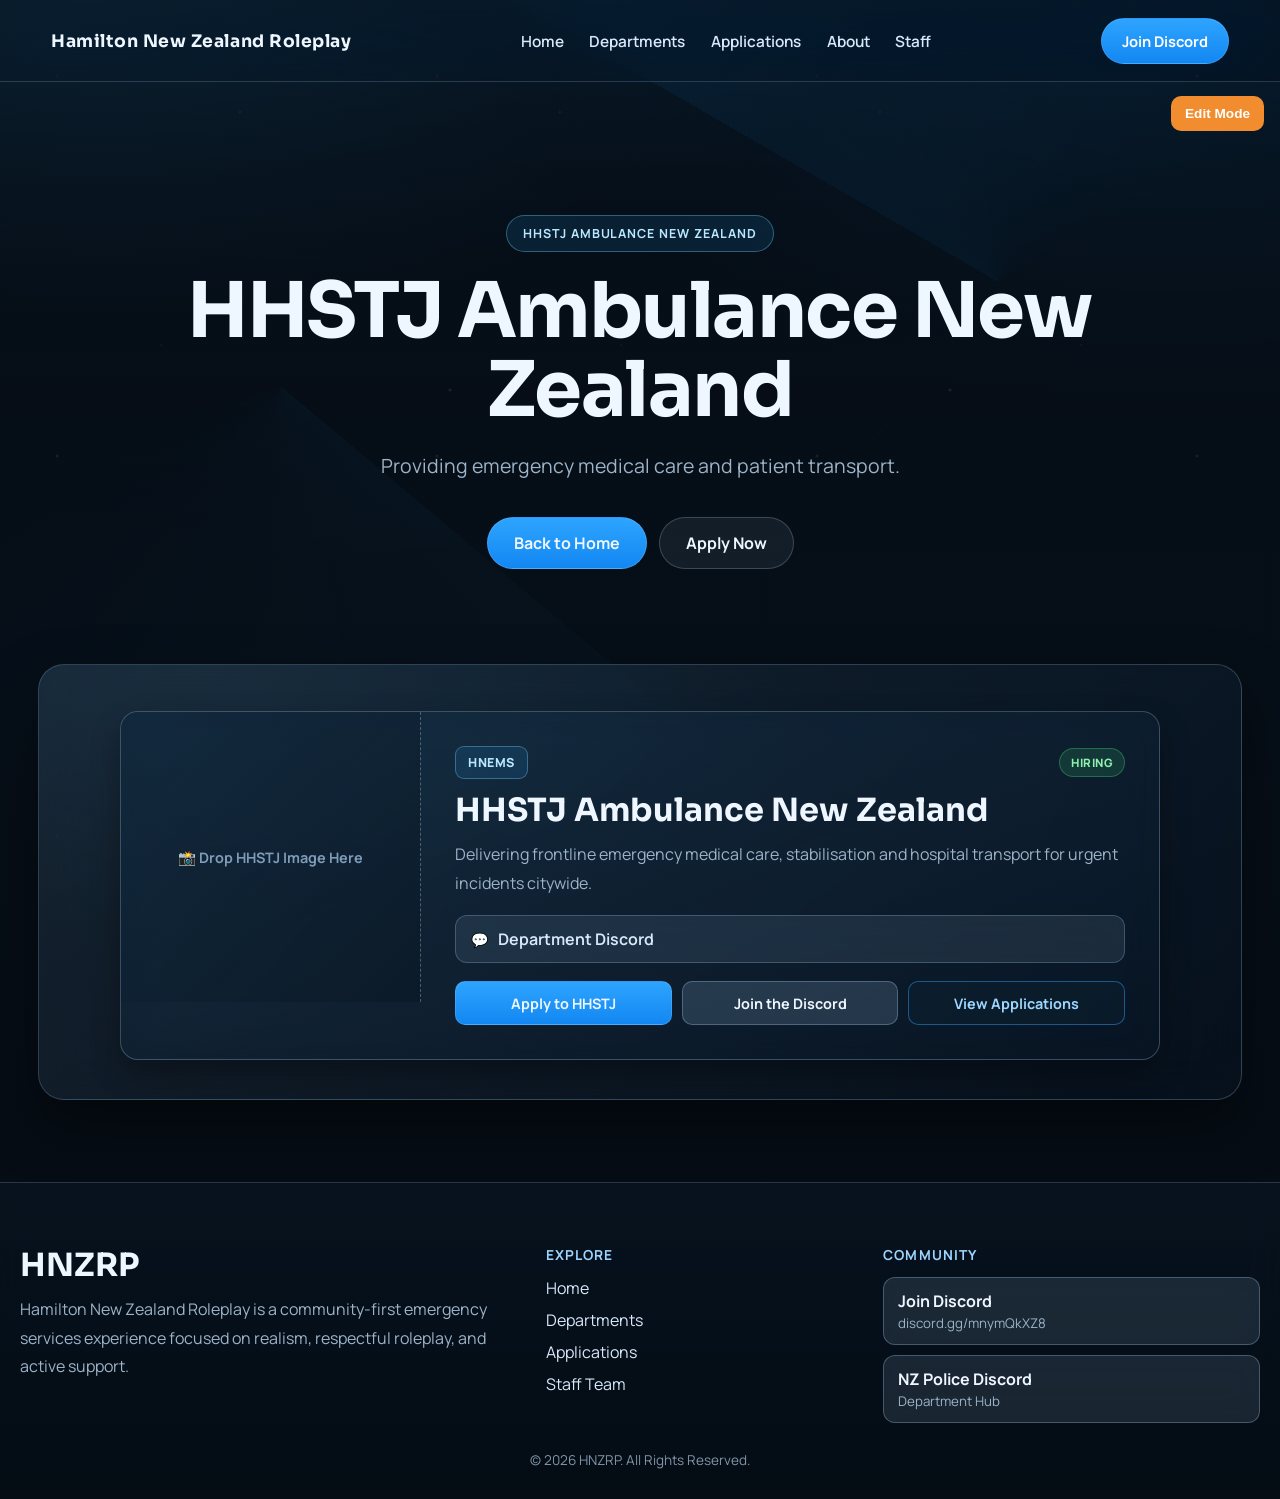
<file: ambulance.html>
<!DOCTYPE html>
<html lang="en">

<head>

    <meta charset="UTF-8">
    <meta name="viewport" content="width=device-width, initial-scale=1.0">

    <title>HHSTJ Ambulance New Zealand | NZRP</title>

    <link rel="stylesheet" href="css/style.css?v=20260720glass">

    <link rel="preconnect" href="https://fonts.googleapis.com">
    <link rel="preconnect" href="https://fonts.gstatic.com" crossorigin>

    <link href="https://fonts.googleapis.com/css2?family=Manrope:wght@400;500;600;700;800&family=Sora:wght@600;700;800&display=swap" rel="stylesheet">

</head>

<body>

<header class="navbar">

    <div class="logo">
        Hamilton New Zealand Roleplay
    </div>

    <nav>
        <ul class="nav-links">
            <li><a href="index.html">Home</a></li>
            <li><a href="index.html#departments">Departments</a></li>
            <li><a href="#">Applications</a></li>
            <li><a href="#">About</a></li>
            <li><a href="#">Staff</a></li>
        </ul>
    </nav>

    <a href="https://discord.gg/mnymQkXZ8" class="discord-button">
        Join Discord
    </a>

</header>

<section class="hero">
    <div class="hero-overlay"></div>
    <div class="hero-content">
        <span class="badge">HHSTJ AMBULANCE NEW ZEALAND</span>
        <h1>HHSTJ Ambulance New Zealand</h1>
        <p>Providing emergency medical care and patient transport.</p>
        <div class="hero-buttons">
            <a href="index.html" class="primary-btn">Back to Home</a>
            <a href="https://discord.gg/BgagkgWq4" class="secondary-btn">Apply Now</a>
        </div>
    </div>
</section>

<main class="content-wrapper">
    <section class="departments-grid">
        <article class="department-card show" data-category="Emergency">
            <div class="card-image-placeholder">
                <span>📸 Drop HHSTJ Image Here</span>
            </div>

            <div class="department-info">
                <div class="department-header">
                    <div class="department-code">HNEMS</div>
                    <div class="status-badge hiring">Hiring</div>
                </div>

                <h2>HHSTJ Ambulance New Zealand</h2>
                <p>Delivering frontline emergency medical care, stabilisation and hospital transport for urgent incidents citywide.</p>

                <ul class="department-links">
                    <li>
                        <a href="https://discord.gg/BgagkgWq4" class="department-discord-link">
                            <span class="action-link-icon">💬</span>
                            Department Discord
                        </a>
                    </li>
                </ul>

                <div class="department-actions">
                    <a href="https://discord.gg/BgagkgWq4" class="btn-primary">Apply to HHSTJ</a>
                    <a href="https://discord.gg/mnymQkXZ8" class="btn-secondary">Join the Discord</a>
                    <a href="applications.html" class="btn-tertiary">View Applications</a>
                </div>
            </div>
        </article>
    </section>
</main>

<footer>
    <div class="footer-content">
        <div class="footer-grid">
            <div class="footer-branding">
                <h3>HNZRP</h3>
                <p>Hamilton New Zealand Roleplay is a community-first emergency services experience focused on realism, respectful roleplay, and active support.</p>
            </div>

            <div class="footer-column">
                <h4>Explore</h4>
                <div class="footer-links">
                    <a href="index.html">Home</a>
                    <a href="index.html#departments">Departments</a>
                    <a href="applications.html">Applications</a>
                    <a href="#">Staff Team</a>
                </div>
            </div>

            <div class="footer-column">
                <h4>Community</h4>
                <div class="community-links">
                    <a href="https://discord.gg/mnymQkXZ8" class="community-link-card">
                        <span>Join Discord</span>
                        <small>discord.gg/mnymQkXZ8</small>
                    </a>
                    <a href="https://discord.gg/fBH7hbH9Q" class="community-link-card">
                        <span>NZ Police Discord</span>
                        <small>Department Hub</small>
                    </a>
                </div>
            </div>
        </div>
    </div>
    <p class="copyright">© 2026 HNZRP. All Rights Reserved.</p>
</footer>

<script src="js/script.js?v=20260720glass"></script>

</body>

</html>
</file>
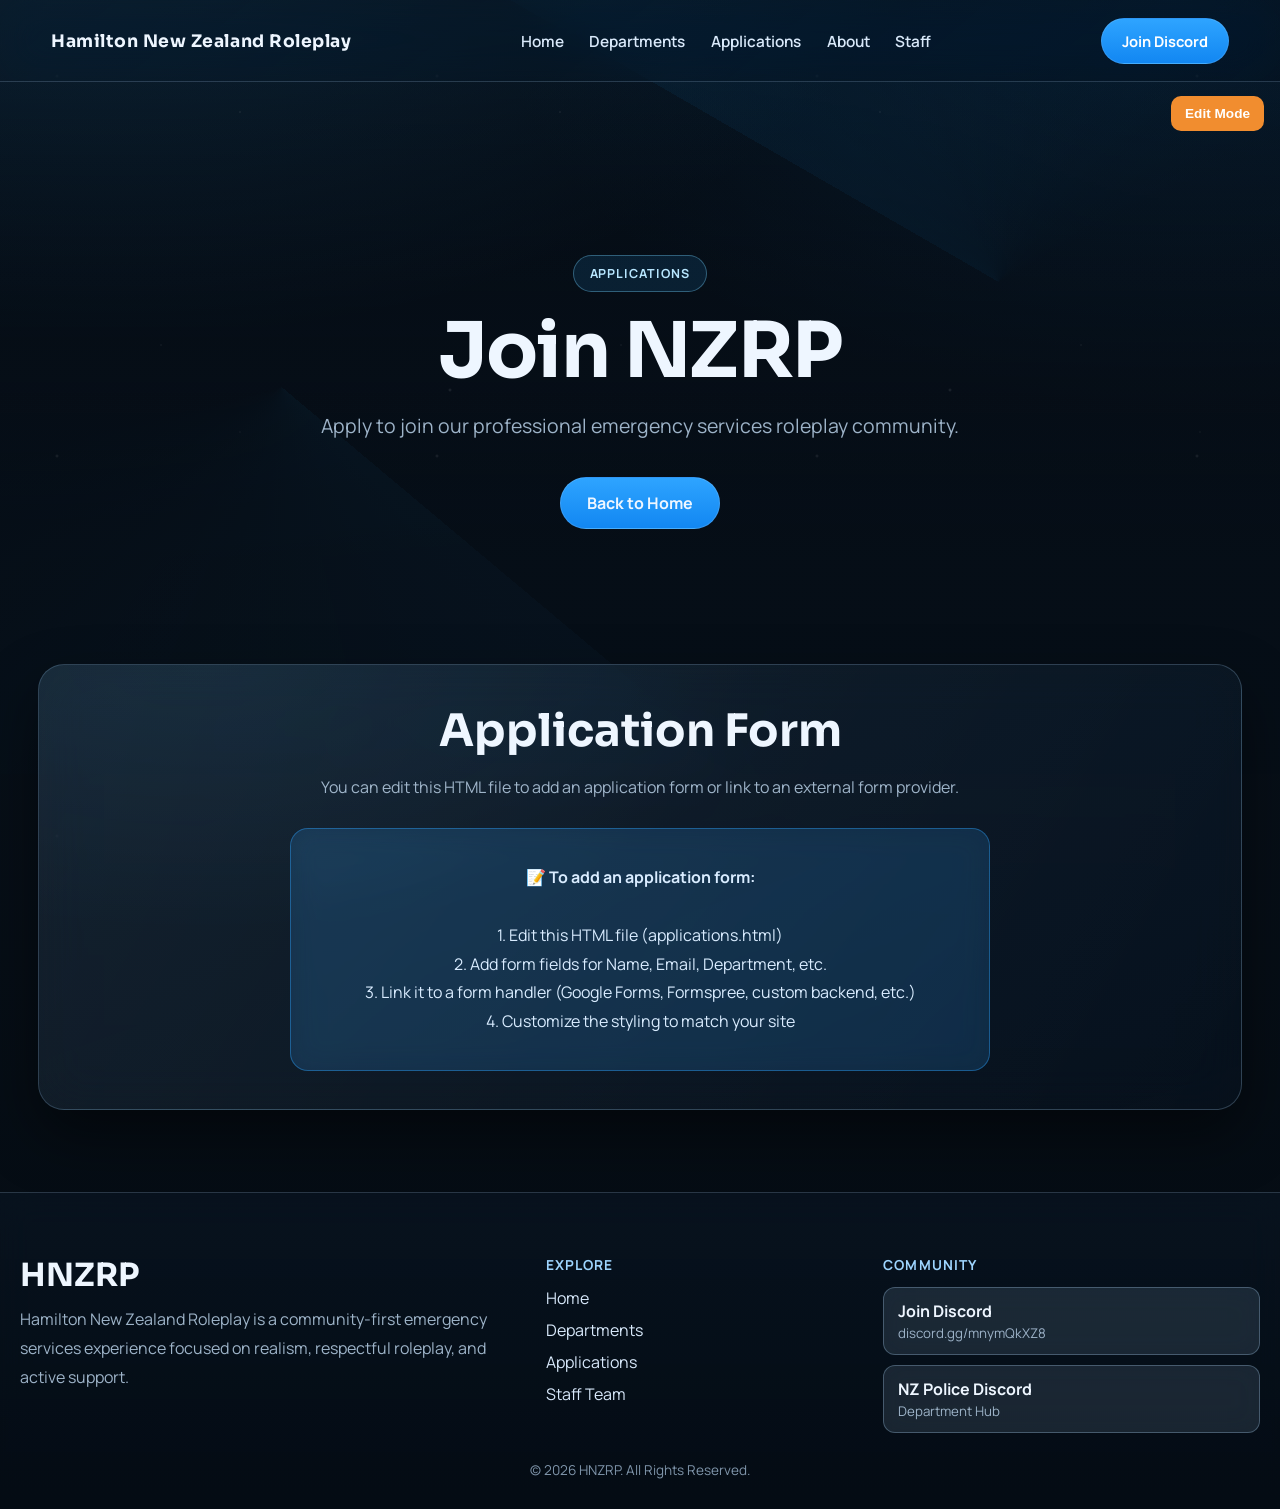
<file: applications.html>
<!DOCTYPE html>
<html lang="en">

<head>

    <meta charset="UTF-8">
    <meta name="viewport" content="width=device-width, initial-scale=1.0">

    <title>Applications | NZRP</title>

    <link rel="stylesheet" href="css/style.css?v=20260720glass">

    <link rel="preconnect" href="https://fonts.googleapis.com">
    <link rel="preconnect" href="https://fonts.gstatic.com" crossorigin>

    <link href="https://fonts.googleapis.com/css2?family=Manrope:wght@400;500;600;700;800&family=Sora:wght@600;700;800&display=swap" rel="stylesheet">

</head>

<body>

<header class="navbar">

    <div class="logo">
        Hamilton New Zealand Roleplay
    </div>

    <nav>
        <ul class="nav-links">
            <li><a href="index.html">Home</a></li>
            <li><a href="index.html#departments">Departments</a></li>
            <li><a href="applications.html">Applications</a></li>
            <li><a href="#">About</a></li>
            <li><a href="#">Staff</a></li>
        </ul>
    </nav>

    <a href="https://discord.gg/mnymQkXZ8" class="discord-button">
        Join Discord
    </a>

</header>

<section class="hero">
    <div class="hero-overlay"></div>
    <div class="hero-content">
        <span class="badge">APPLICATIONS</span>
        <h1>Join NZRP</h1>
        <p>Apply to join our professional emergency services roleplay community.</p>
        <div class="hero-buttons">
            <a href="index.html" class="primary-btn">Back to Home</a>
        </div>
    </div>
</section>

<main class="content-wrapper">
    <section class="application-shell">
        <h2>Application Form</h2>
        <p>
            You can edit this HTML file to add an application form or link to an external form provider.
        </p>
        
        <div class="application-card">
            <p>
                📝 <strong>To add an application form:</strong><br><br>
                1. Edit this HTML file (applications.html)<br>
                2. Add form fields for Name, Email, Department, etc.<br>
                3. Link it to a form handler (Google Forms, Formspree, custom backend, etc.)<br>
                4. Customize the styling to match your site
            </p>
        </div>
    </section>
</main>

<footer>
    <div class="footer-content">
        <div class="footer-grid">
            <div class="footer-branding">
                <h3>HNZRP</h3>
                <p>Hamilton New Zealand Roleplay is a community-first emergency services experience focused on realism, respectful roleplay, and active support.</p>
            </div>

            <div class="footer-column">
                <h4>Explore</h4>
                <div class="footer-links">
                    <a href="index.html">Home</a>
                    <a href="index.html#departments">Departments</a>
                    <a href="applications.html">Applications</a>
                    <a href="#">Staff Team</a>
                </div>
            </div>

            <div class="footer-column">
                <h4>Community</h4>
                <div class="community-links">
                    <a href="https://discord.gg/mnymQkXZ8" class="community-link-card">
                        <span>Join Discord</span>
                        <small>discord.gg/mnymQkXZ8</small>
                    </a>
                    <a href="https://discord.gg/fBH7hbH9Q" class="community-link-card">
                        <span>NZ Police Discord</span>
                        <small>Department Hub</small>
                    </a>
                </div>
            </div>
        </div>
    </div>
    <p class="copyright">© 2026 HNZRP. All Rights Reserved.</p>
</footer>

<script src="js/script.js?v=20260720glass"></script>

</body>

</html>
</file>
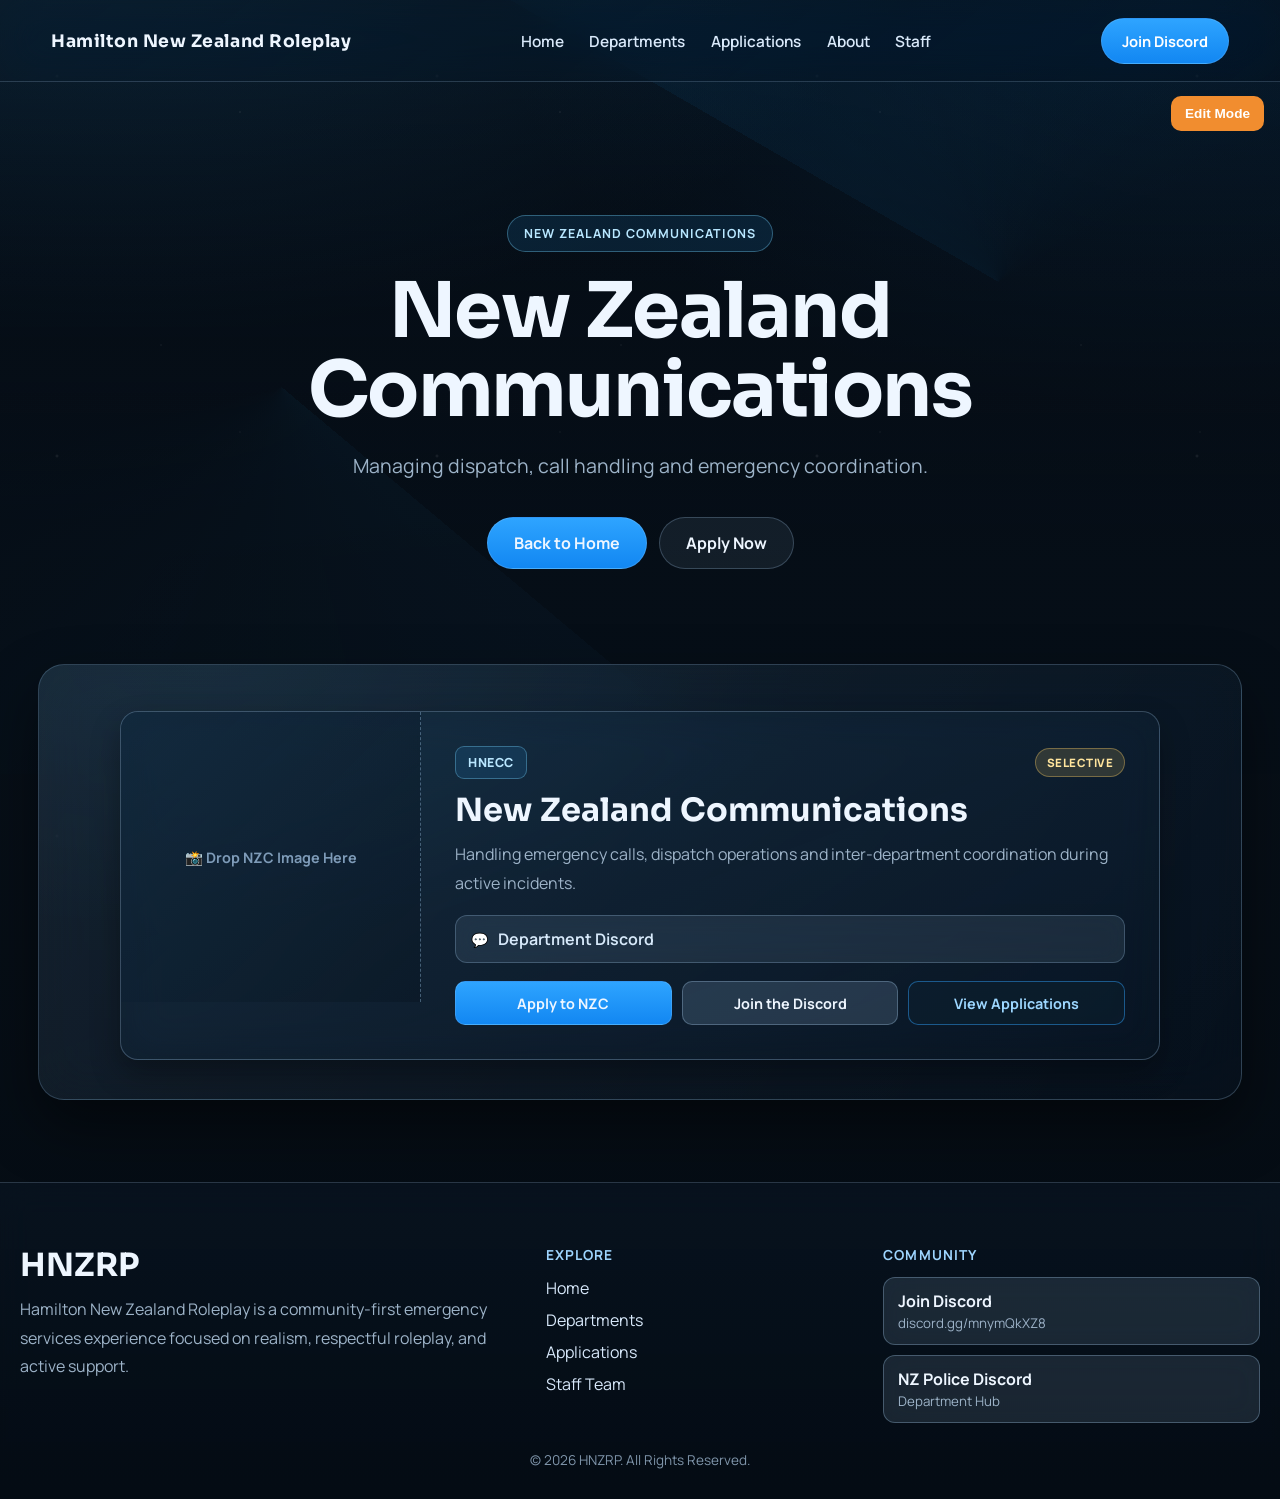
<file: communications.html>
<!DOCTYPE html>
<html lang="en">

<head>

    <meta charset="UTF-8">
    <meta name="viewport" content="width=device-width, initial-scale=1.0">

    <title>New Zealand Communications | NZRP</title>

    <link rel="stylesheet" href="css/style.css?v=20260720glass">

    <link rel="preconnect" href="https://fonts.googleapis.com">
    <link rel="preconnect" href="https://fonts.gstatic.com" crossorigin>

    <link href="https://fonts.googleapis.com/css2?family=Manrope:wght@400;500;600;700;800&family=Sora:wght@600;700;800&display=swap" rel="stylesheet">

</head>

<body>

<header class="navbar">

    <div class="logo">
        Hamilton New Zealand Roleplay
    </div>

    <nav>
        <ul class="nav-links">
            <li><a href="index.html">Home</a></li>
            <li><a href="index.html#departments">Departments</a></li>
            <li><a href="#">Applications</a></li>
            <li><a href="#">About</a></li>
            <li><a href="#">Staff</a></li>
        </ul>
    </nav>

    <a href="https://discord.gg/mnymQkXZ8" class="discord-button">
        Join Discord
    </a>

</header>

<section class="hero">
    <div class="hero-overlay"></div>
    <div class="hero-content">
        <span class="badge">NEW ZEALAND COMMUNICATIONS</span>
        <h1>New Zealand Communications</h1>
        <p>Managing dispatch, call handling and emergency coordination.</p>
        <div class="hero-buttons">
            <a href="index.html" class="primary-btn">Back to Home</a>
            <a href="https://discord.gg/fBH7hbH9Q" class="secondary-btn">Apply Now</a>
        </div>
    </div>
</section>

<main class="content-wrapper">
    <section class="departments-grid">
        <article class="department-card show" data-category="Support">
            <div class="card-image-placeholder">
                <span>📸 Drop NZC Image Here</span>
            </div>

            <div class="department-info">
                <div class="department-header">
                    <div class="department-code">HNECC</div>
                    <div class="status-badge selective">Selective</div>
                </div>

                <h2>New Zealand Communications</h2>
                <p>Handling emergency calls, dispatch operations and inter-department coordination during active incidents.</p>

                <ul class="department-links">
                    <li>
                        <a href="https://discord.gg/fBH7hbH9Q" class="department-discord-link">
                            <span class="action-link-icon">💬</span>
                            Department Discord
                        </a>
                    </li>
                </ul>

                <div class="department-actions">
                    <a href="https://discord.gg/fBH7hbH9Q" class="btn-primary">Apply to NZC</a>
                    <a href="https://discord.gg/mnymQkXZ8" class="btn-secondary">Join the Discord</a>
                    <a href="applications.html" class="btn-tertiary">View Applications</a>
                </div>
            </div>
        </article>
    </section>
</main>

<footer>
    <div class="footer-content">
        <div class="footer-grid">
            <div class="footer-branding">
                <h3>HNZRP</h3>
                <p>Hamilton New Zealand Roleplay is a community-first emergency services experience focused on realism, respectful roleplay, and active support.</p>
            </div>

            <div class="footer-column">
                <h4>Explore</h4>
                <div class="footer-links">
                    <a href="index.html">Home</a>
                    <a href="index.html#departments">Departments</a>
                    <a href="applications.html">Applications</a>
                    <a href="#">Staff Team</a>
                </div>
            </div>

            <div class="footer-column">
                <h4>Community</h4>
                <div class="community-links">
                    <a href="https://discord.gg/mnymQkXZ8" class="community-link-card">
                        <span>Join Discord</span>
                        <small>discord.gg/mnymQkXZ8</small>
                    </a>
                    <a href="https://discord.gg/fBH7hbH9Q" class="community-link-card">
                        <span>NZ Police Discord</span>
                        <small>Department Hub</small>
                    </a>
                </div>
            </div>
        </div>
    </div>
    <p class="copyright">© 2026 HNZRP. All Rights Reserved.</p>
</footer>

<script src="js/script.js?v=20260720glass"></script>

</body>

</html>
</file>
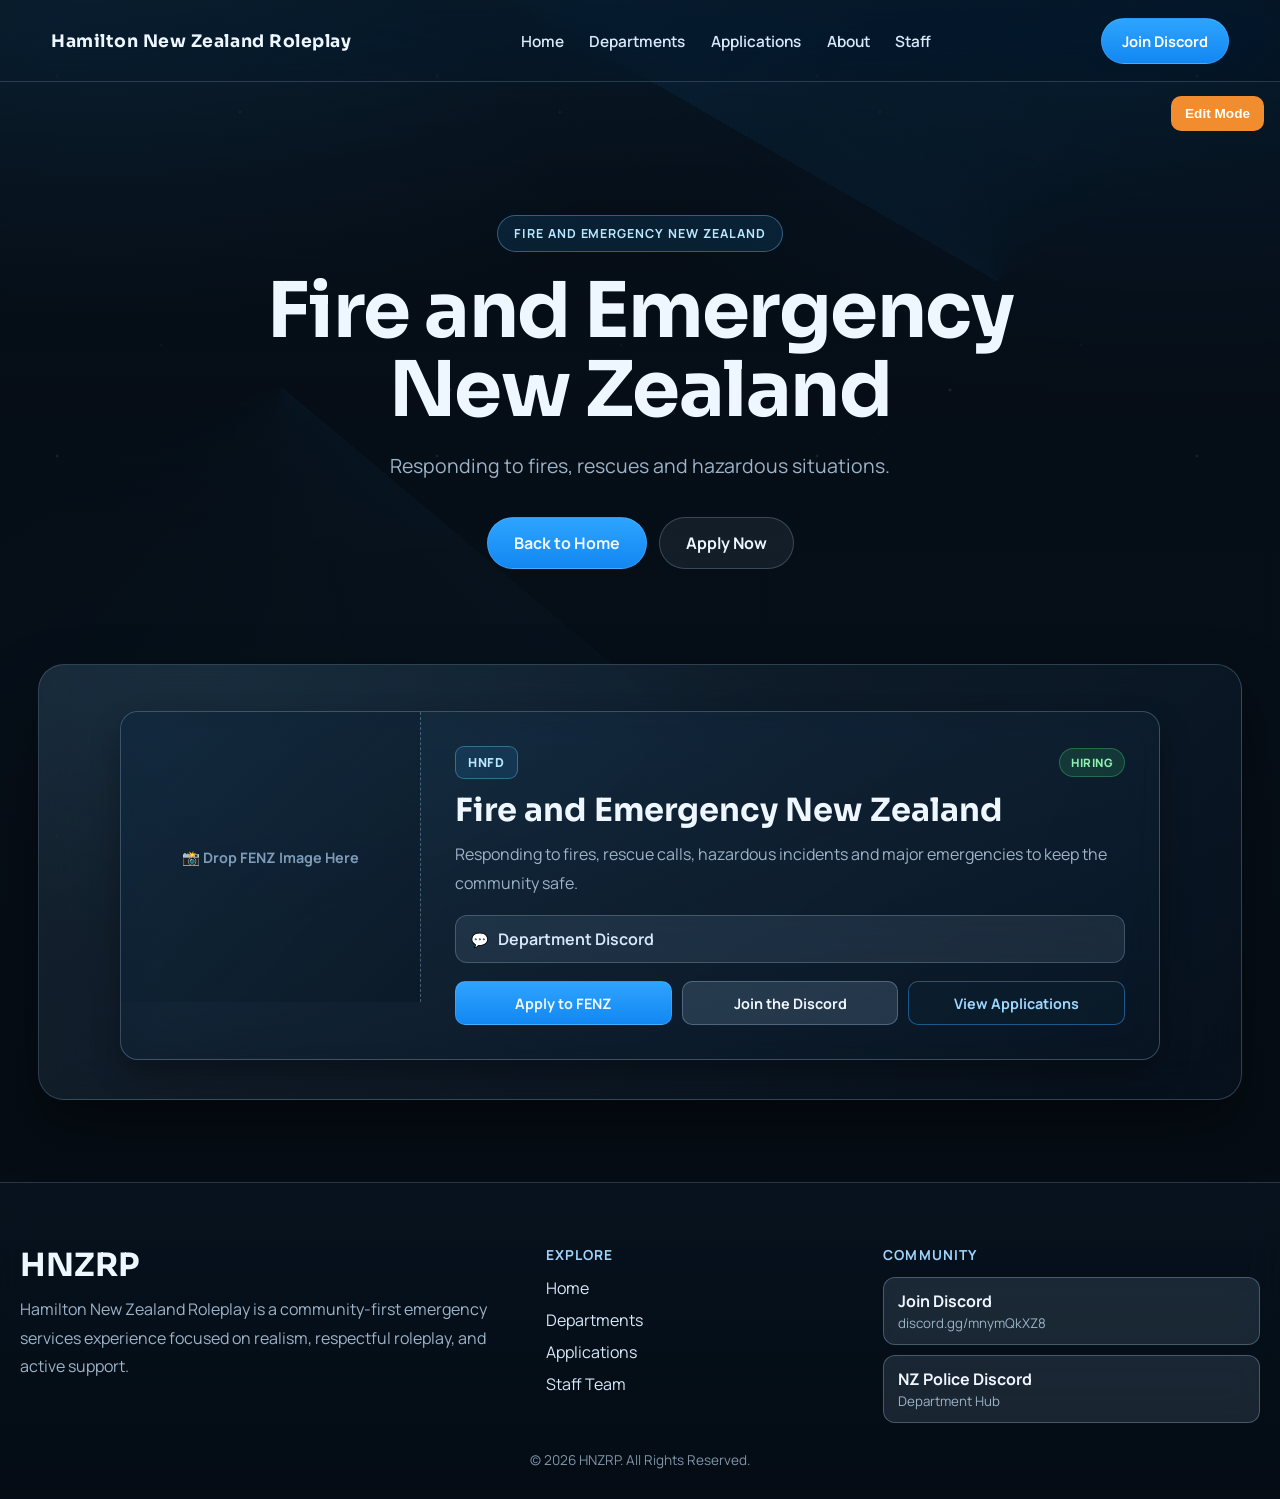
<file: fire.html>
<!DOCTYPE html>
<html lang="en">

<head>

    <meta charset="UTF-8">
    <meta name="viewport" content="width=device-width, initial-scale=1.0">

    <title>Fire and Emergency New Zealand | NZRP</title>

    <link rel="stylesheet" href="css/style.css?v=20260720glass">

    <link rel="preconnect" href="https://fonts.googleapis.com">
    <link rel="preconnect" href="https://fonts.gstatic.com" crossorigin>

    <link href="https://fonts.googleapis.com/css2?family=Manrope:wght@400;500;600;700;800&family=Sora:wght@600;700;800&display=swap" rel="stylesheet">

</head>

<body>

<header class="navbar">

    <div class="logo">
        Hamilton New Zealand Roleplay
    </div>

    <nav>
        <ul class="nav-links">
            <li><a href="index.html">Home</a></li>
            <li><a href="index.html#departments">Departments</a></li>
            <li><a href="#">Applications</a></li>
            <li><a href="#">About</a></li>
            <li><a href="#">Staff</a></li>
        </ul>
    </nav>

    <a href="https://discord.gg/mnymQkXZ8" class="discord-button">
        Join Discord
    </a>

</header>

<section class="hero">
    <div class="hero-overlay"></div>
    <div class="hero-content">
        <span class="badge">FIRE AND EMERGENCY NEW ZEALAND</span>
        <h1>Fire and Emergency New Zealand</h1>
        <p>Responding to fires, rescues and hazardous situations.</p>
        <div class="hero-buttons">
            <a href="index.html" class="primary-btn">Back to Home</a>
            <a href="https://discord.gg/SKmp6kE37" class="secondary-btn">Apply Now</a>
        </div>
    </div>
</section>

<main class="content-wrapper">
    <section class="departments-grid">
        <article class="department-card show" data-category="Emergency">
            <div class="card-image-placeholder">
                <span>📸 Drop FENZ Image Here</span>
            </div>

            <div class="department-info">
                <div class="department-header">
                    <div class="department-code">HNFD</div>
                    <div class="status-badge hiring">Hiring</div>
                </div>

                <h2>Fire and Emergency New Zealand</h2>
                <p>Responding to fires, rescue calls, hazardous incidents and major emergencies to keep the community safe.</p>

                <ul class="department-links">
                    <li>
                        <a href="https://discord.gg/SKmp6kE37" class="department-discord-link">
                            <span class="action-link-icon">💬</span>
                            Department Discord
                        </a>
                    </li>
                </ul>

                <div class="department-actions">
                    <a href="https://discord.gg/SKmp6kE37" class="btn-primary">Apply to FENZ</a>
                    <a href="https://discord.gg/mnymQkXZ8" class="btn-secondary">Join the Discord</a>
                    <a href="applications.html" class="btn-tertiary">View Applications</a>
                </div>
            </div>
        </article>
    </section>
</main>

<footer>
    <div class="footer-content">
        <div class="footer-grid">
            <div class="footer-branding">
                <h3>HNZRP</h3>
                <p>Hamilton New Zealand Roleplay is a community-first emergency services experience focused on realism, respectful roleplay, and active support.</p>
            </div>

            <div class="footer-column">
                <h4>Explore</h4>
                <div class="footer-links">
                    <a href="index.html">Home</a>
                    <a href="index.html#departments">Departments</a>
                    <a href="applications.html">Applications</a>
                    <a href="#">Staff Team</a>
                </div>
            </div>

            <div class="footer-column">
                <h4>Community</h4>
                <div class="community-links">
                    <a href="https://discord.gg/mnymQkXZ8" class="community-link-card">
                        <span>Join Discord</span>
                        <small>discord.gg/mnymQkXZ8</small>
                    </a>
                    <a href="https://discord.gg/fBH7hbH9Q" class="community-link-card">
                        <span>NZ Police Discord</span>
                        <small>Department Hub</small>
                    </a>
                </div>
            </div>
        </div>
    </div>
    <p class="copyright">© 2026 HNZRP. All Rights Reserved.</p>
</footer>

<script src="js/script.js?v=20260720glass"></script>

</body>

</html>
</file>
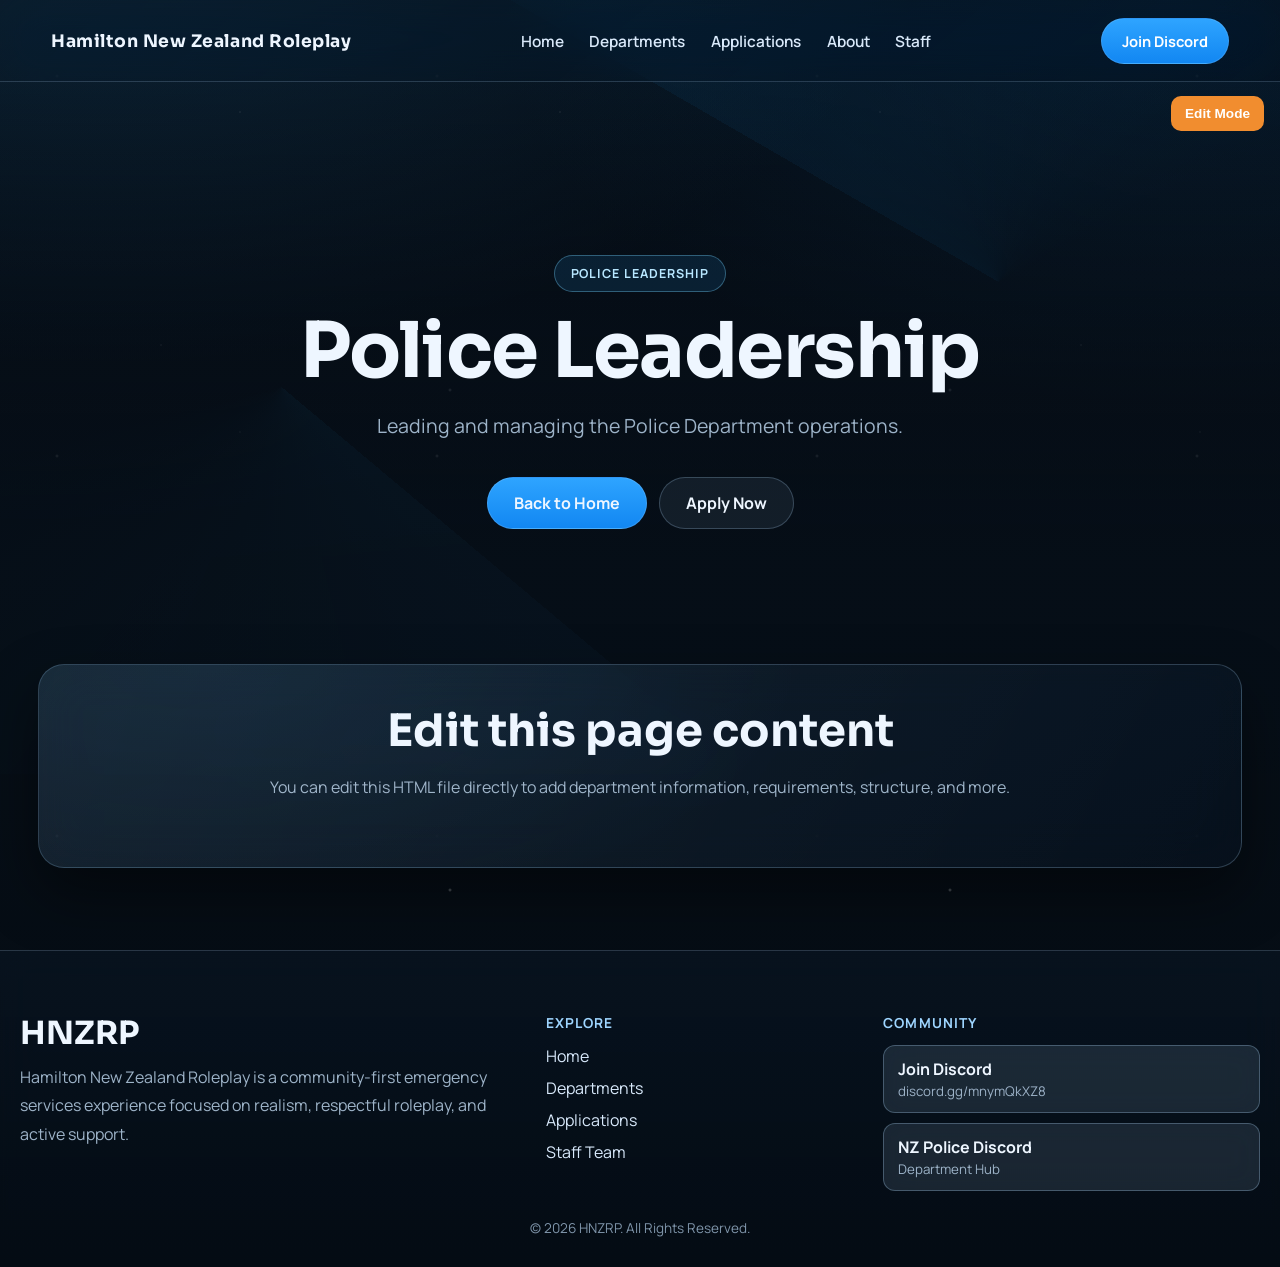
<file: police-leadership.html>
<!DOCTYPE html>
<html lang="en">

<head>

    <meta charset="UTF-8">
    <meta name="viewport" content="width=device-width, initial-scale=1.0">

    <title>Police Leadership | NZRP</title>

    <link rel="stylesheet" href="css/style.css?v=20260720glass">

    <link rel="preconnect" href="https://fonts.googleapis.com">
    <link rel="preconnect" href="https://fonts.gstatic.com" crossorigin>

    <link href="https://fonts.googleapis.com/css2?family=Manrope:wght@400;500;600;700;800&family=Sora:wght@600;700;800&display=swap" rel="stylesheet">

</head>

<body>

<header class="navbar">

    <div class="logo">
        Hamilton New Zealand Roleplay
    </div>

    <nav>
        <ul class="nav-links">
            <li><a href="index.html">Home</a></li>
            <li><a href="index.html#departments">Departments</a></li>
            <li><a href="#">Applications</a></li>
            <li><a href="#">About</a></li>
            <li><a href="#">Staff</a></li>
        </ul>
    </nav>

    <a href="https://discord.gg/mnymQkXZ8" class="discord-button">
        Join Discord
    </a>

</header>

<section class="hero">
    <div class="hero-overlay"></div>
    <div class="hero-content">
        <span class="badge">POLICE LEADERSHIP</span>
        <h1>Police Leadership</h1>
        <p>Leading and managing the Police Department operations.</p>
        <div class="hero-buttons">
            <a href="index.html" class="primary-btn">Back to Home</a>
            <a href="https://discord.gg/fBH7hbH9Q" class="secondary-btn">Apply Now</a>
        </div>
    </div>
</section>

<main class="content-wrapper">
    <section class="application-shell">
        <h2>Edit this page content</h2>
        <p>
            You can edit this HTML file directly to add department information, requirements, structure, and more.
        </p>
    </section>
</main>

<footer>
    <div class="footer-content">
        <div class="footer-grid">
            <div class="footer-branding">
                <h3>HNZRP</h3>
                <p>Hamilton New Zealand Roleplay is a community-first emergency services experience focused on realism, respectful roleplay, and active support.</p>
            </div>

            <div class="footer-column">
                <h4>Explore</h4>
                <div class="footer-links">
                    <a href="index.html">Home</a>
                    <a href="index.html#departments">Departments</a>
                    <a href="applications.html">Applications</a>
                    <a href="#">Staff Team</a>
                </div>
            </div>

            <div class="footer-column">
                <h4>Community</h4>
                <div class="community-links">
                    <a href="https://discord.gg/mnymQkXZ8" class="community-link-card">
                        <span>Join Discord</span>
                        <small>discord.gg/mnymQkXZ8</small>
                    </a>
                    <a href="https://discord.gg/fBH7hbH9Q" class="community-link-card">
                        <span>NZ Police Discord</span>
                        <small>Department Hub</small>
                    </a>
                </div>
            </div>
        </div>
    </div>
    <p class="copyright">© 2026 HNZRP. All Rights Reserved.</p>
</footer>

<script src="js/script.js?v=20260720glass"></script>

</body>

</html>
</file>
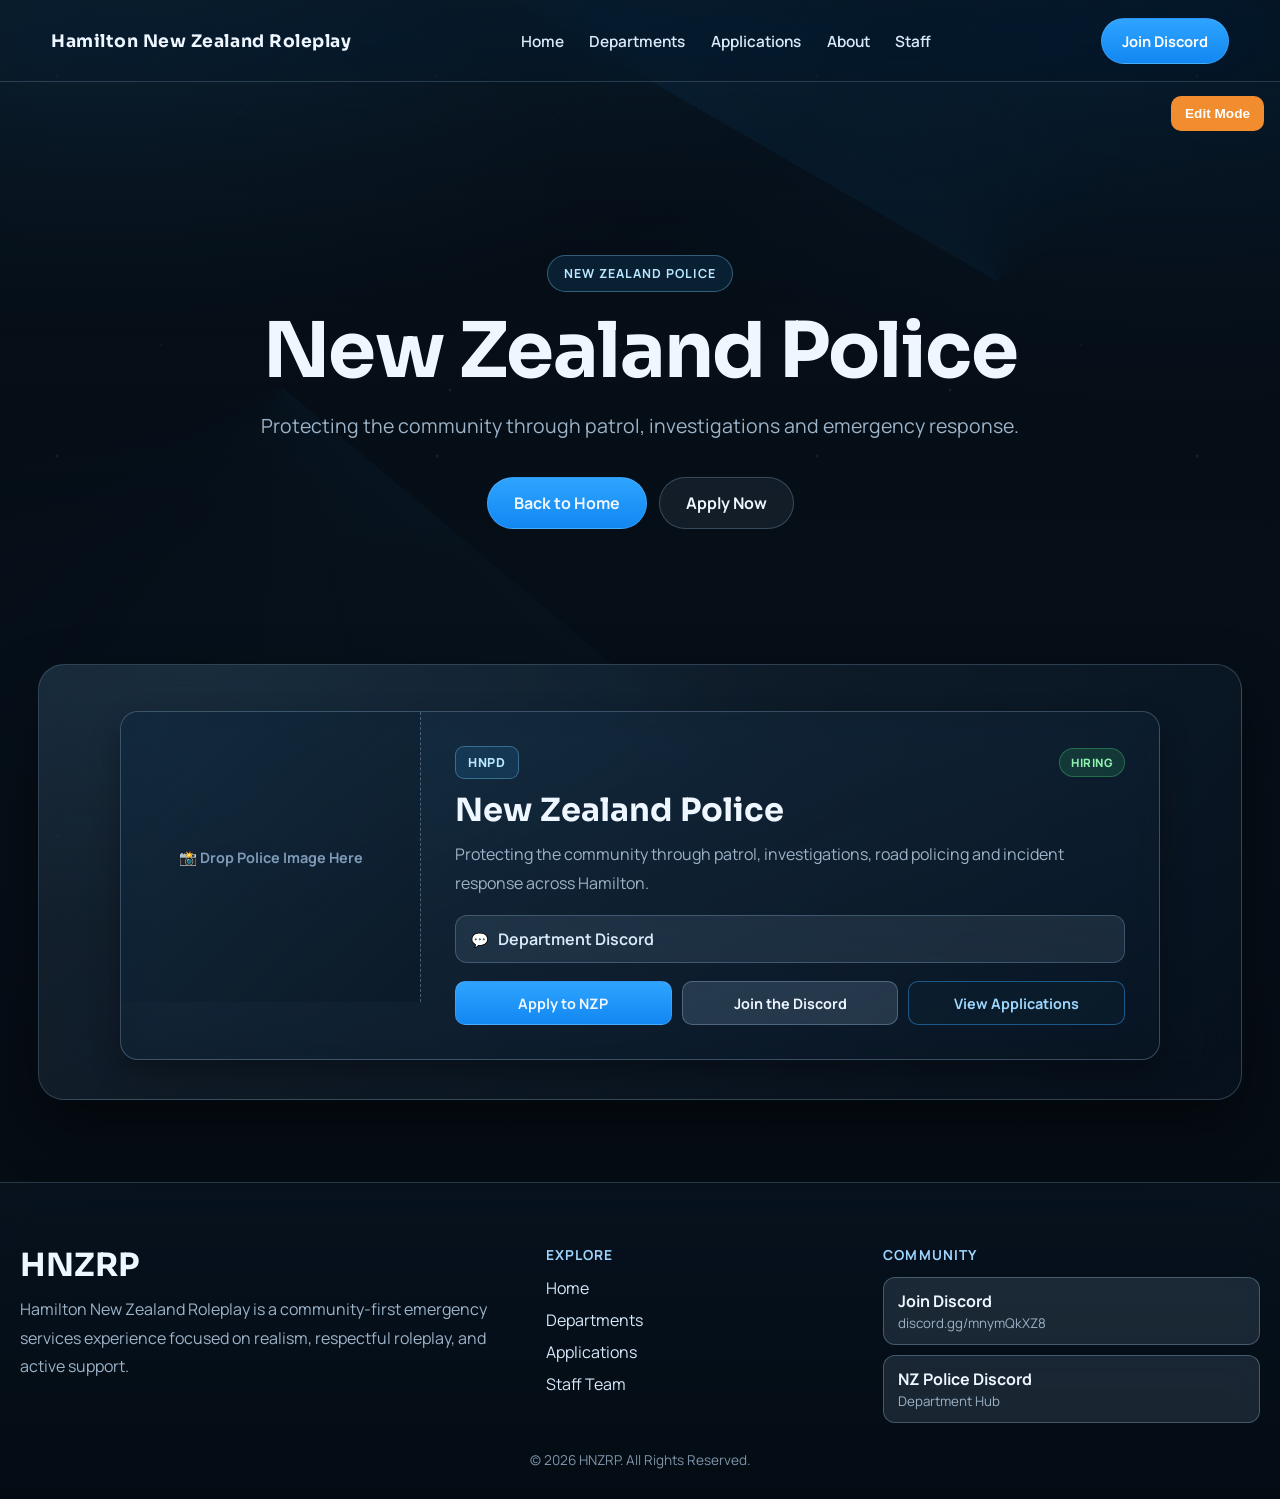
<file: police.html>
<!DOCTYPE html>
<html lang="en">

<head>

    <meta charset="UTF-8">
    <meta name="viewport" content="width=device-width, initial-scale=1.0">

    <title>New Zealand Police | NZRP</title>

    <link rel="stylesheet" href="css/style.css?v=20260720glass">

    <link rel="preconnect" href="https://fonts.googleapis.com">
    <link rel="preconnect" href="https://fonts.gstatic.com" crossorigin>

    <link href="https://fonts.googleapis.com/css2?family=Manrope:wght@400;500;600;700;800&family=Sora:wght@600;700;800&display=swap" rel="stylesheet">

</head>

<body>

<header class="navbar">

    <div class="logo">
        Hamilton New Zealand Roleplay
    </div>

    <nav>
        <ul class="nav-links">
            <li><a href="index.html">Home</a></li>
            <li><a href="index.html#departments">Departments</a></li>
            <li><a href="#">Applications</a></li>
            <li><a href="#">About</a></li>
            <li><a href="#">Staff</a></li>
        </ul>
    </nav>

    <a href="https://discord.gg/mnymQkXZ8" class="discord-button">
        Join Discord
    </a>

</header>

<section class="hero">
    <div class="hero-overlay"></div>
    <div class="hero-content">
        <span class="badge">NEW ZEALAND POLICE</span>
        <h1>New Zealand Police</h1>
        <p>Protecting the community through patrol, investigations and emergency response.</p>
        <div class="hero-buttons">
            <a href="index.html" class="primary-btn">Back to Home</a>
            <a href="https://discord.gg/fBH7hbH9Q" class="secondary-btn">Apply Now</a>
        </div>
    </div>
</section>

<main class="content-wrapper">
    <section class="departments-grid">
        <article class="department-card show" data-category="Emergency">
            <div class="card-image-placeholder">
                <span>📸 Drop Police Image Here</span>
            </div>

            <div class="department-info">
                <div class="department-header">
                    <div class="department-code">HNPD</div>
                    <div class="status-badge hiring">Hiring</div>
                </div>

                <h2>New Zealand Police</h2>
                <p>Protecting the community through patrol, investigations, road policing and incident response across Hamilton.</p>

                <ul class="department-links">
                    <li>
                        <a href="https://discord.gg/fBH7hbH9Q" class="department-discord-link">
                            <span class="action-link-icon">💬</span>
                            Department Discord
                        </a>
                    </li>
                </ul>

                <div class="department-actions">
                    <a href="https://discord.gg/fBH7hbH9Q" class="btn-primary">Apply to NZP</a>
                    <a href="https://discord.gg/mnymQkXZ8" class="btn-secondary">Join the Discord</a>
                    <a href="applications.html" class="btn-tertiary">View Applications</a>
                </div>
            </div>
        </article>
    </section>
</main>

<footer>
    <div class="footer-content">
        <div class="footer-grid">
            <div class="footer-branding">
                <h3>HNZRP</h3>
                <p>Hamilton New Zealand Roleplay is a community-first emergency services experience focused on realism, respectful roleplay, and active support.</p>
            </div>

            <div class="footer-column">
                <h4>Explore</h4>
                <div class="footer-links">
                    <a href="index.html">Home</a>
                    <a href="index.html#departments">Departments</a>
                    <a href="applications.html">Applications</a>
                    <a href="#">Staff Team</a>
                </div>
            </div>

            <div class="footer-column">
                <h4>Community</h4>
                <div class="community-links">
                    <a href="https://discord.gg/mnymQkXZ8" class="community-link-card">
                        <span>Join Discord</span>
                        <small>discord.gg/mnymQkXZ8</small>
                    </a>
                    <a href="https://discord.gg/fBH7hbH9Q" class="community-link-card">
                        <span>NZ Police Discord</span>
                        <small>Department Hub</small>
                    </a>
                </div>
            </div>
        </div>
    </div>
    <p class="copyright">© 2026 HNZRP. All Rights Reserved.</p>
</footer>

<script src="js/script.js?v=20260720glass"></script>

</body>

</html>
</file>
<file: css/style.css>
/* ==========================================================
   HNZRP WEBSITE
   CLEAN + OPTIMIZED STYLE SYSTEM
========================================================== */

:root {
    --bg: #061019;
    --bg-soft: #0b1824;
    --surface: rgba(12, 25, 38, 0.88);
    --surface-solid: #0f1d2b;
    --surface-2: #122538;

    --primary: #2ea4ff;
    --primary-strong: #1287f2;
    --accent: #7ad7ff;

    --text: #eef6ff;
    --text-muted: #9db3c8;

    --ok: #43d174;
    --warn: #ffd066;

    --border: rgba(173, 211, 245, 0.18);
    --ring: rgba(46, 164, 255, 0.35);

    --shadow-lg: 0 26px 60px rgba(0, 0, 0, 0.45);
    --shadow-md: 0 14px 30px rgba(0, 0, 0, 0.32);

    --radius-xl: 26px;
    --radius-lg: 16px;
    --radius-md: 12px;

    --max-width: 1320px;
}

* {
    margin: 0;
    padding: 0;
    box-sizing: border-box;
}

html {
    scroll-behavior: smooth;
}

body {
    font-family: "Manrope", "Segoe UI", sans-serif;
    color: var(--text);
    background:
        radial-gradient(1200px 700px at 8% -10%, rgba(43, 139, 201, 0.35), transparent 70%),
        radial-gradient(1000px 600px at 92% 0%, rgba(17, 98, 161, 0.28), transparent 68%),
        linear-gradient(180deg, #050d16 0%, #070f18 45%, #040b12 100%);
    min-height: 100vh;
    overflow-x: hidden;
    -webkit-font-smoothing: antialiased;
    text-rendering: optimizeLegibility;
}

body::before {
    content: "";
    position: fixed;
    inset: 0;
    pointer-events: none;
    z-index: 0;
    opacity: 0.45;
    background-image:
        radial-gradient(2px 2px at 15% 20%, rgba(255, 255, 255, 0.8), transparent),
        radial-gradient(1px 1px at 75% 35%, rgba(255, 255, 255, 0.7), transparent),
        radial-gradient(1px 1px at 35% 75%, rgba(255, 255, 255, 0.7), transparent),
        radial-gradient(2px 2px at 90% 78%, rgba(255, 255, 255, 0.78), transparent);
    background-size: 380px 380px, 320px 320px, 460px 460px, 500px 500px;
    animation: skyDrift 22s linear infinite;
}

@keyframes skyDrift {
    from { transform: translate3d(0, 0, 0); }
    to { transform: translate3d(-50px, 45px, 0); }
}

body > * {
    position: relative;
    z-index: 1;
}

a {
    color: inherit;
    text-decoration: none;
}

img {
    display: block;
    max-width: 100%;
}

:focus-visible {
    outline: 2px solid var(--accent);
    outline-offset: 3px;
}

/* ==========================================================
   NAVBAR
========================================================== */

.navbar {
    position: fixed;
    top: 0;
    left: 0;
    width: 100%;
    height: 82px;
    padding: 0 clamp(16px, 4vw, 56px);
    display: flex;
    align-items: center;
    justify-content: space-between;
    gap: 18px;
    border-bottom: 1px solid rgba(173, 211, 245, 0.2);
    background: linear-gradient(140deg, rgba(11, 26, 40, 0.58), rgba(6, 14, 24, 0.42));
    backdrop-filter: blur(22px) saturate(140%);
    transition: background 0.3s ease, box-shadow 0.3s ease;
    z-index: 1000;
}

.navbar.scrolled {
    background: linear-gradient(140deg, rgba(10, 23, 36, 0.82), rgba(5, 13, 23, 0.74));
    box-shadow: 0 14px 34px rgba(0, 0, 0, 0.42);
}

.logo {
    font-family: "Sora", "Segoe UI", sans-serif;
    font-size: clamp(16px, 1.35vw, 20px);
    font-weight: 700;
    letter-spacing: 0.03em;
    white-space: nowrap;
}

.nav-links {
    display: flex;
    align-items: center;
    list-style: none;
    gap: clamp(14px, 2vw, 32px);
}

.nav-links > li {
    position: relative;
}

.nav-links a {
    color: #d9e9fa;
    font-size: 0.96rem;
    font-weight: 600;
    transition: color 0.2s ease;
}

.nav-links a:hover,
.nav-links a.active {
    color: var(--accent);
}

.dropdown-menu {
    position: absolute;
    top: calc(100% + 12px);
    left: 0;
    min-width: 255px;
    padding: 10px;
    border-radius: 14px;
    border: 1px solid rgba(173, 211, 245, 0.24);
    background: linear-gradient(145deg, rgba(18, 37, 55, 0.74), rgba(9, 21, 34, 0.63));
    backdrop-filter: blur(20px) saturate(130%);
    list-style: none;
    box-shadow: var(--shadow-md);
    opacity: 0;
    visibility: hidden;
    transform: translateY(8px);
    transition: opacity 0.2s ease, transform 0.2s ease;
}

.dropdown:hover .dropdown-menu {
    opacity: 1;
    visibility: visible;
    transform: translateY(0);
}

.dropdown-menu li {
    border-radius: 10px;
}

.dropdown-menu li a {
    display: block;
    padding: 11px 12px;
}

.dropdown-menu li:hover {
    background: rgba(46, 164, 255, 0.14);
}

.divider {
    height: 1px;
    margin: 8px 0;
    background: rgba(173, 211, 245, 0.12);
}

.discord-button {
    padding: 12px 20px;
    border-radius: 999px;
    border: 1px solid rgba(173, 211, 245, 0.18);
    background: linear-gradient(180deg, var(--primary), var(--primary-strong));
    color: #ffffff;
    font-weight: 700;
    font-size: 0.92rem;
    transition: transform 0.2s ease, filter 0.2s ease;
    white-space: nowrap;
}

.discord-button:hover {
    transform: translateY(-2px);
    filter: brightness(1.08);
}

/* ==========================================================
   HERO
========================================================== */

.hero {
    position: relative;
    min-height: 86vh;
    display: grid;
    place-items: center;
    text-align: center;
    padding: 130px 20px 120px;
    overflow: hidden;
}

.hero::before {
    content: "";
    position: absolute;
    inset: -18% -20%;
    background:
        conic-gradient(from 130deg at 30% 50%, rgba(40, 154, 224, 0.2), transparent 36%),
        conic-gradient(from 300deg at 70% 40%, rgba(19, 117, 185, 0.22), transparent 35%);
    animation: heroWave 16s ease-in-out infinite alternate;
    opacity: 0.7;
}

@keyframes heroWave {
    from { transform: translateX(-2%) scale(1); }
    to { transform: translateX(2%) scale(1.03); }
}

.hero-overlay {
    position: absolute;
    inset: 0;
    background: linear-gradient(180deg, rgba(6, 14, 23, 0.35) 0%, rgba(6, 14, 23, 0.78) 72%);
}

.hero-content {
    position: relative;
    z-index: 2;
    width: min(940px, 92%);
}

.badge {
    display: inline-block;
    padding: 9px 16px;
    margin-bottom: 20px;
    border-radius: 999px;
    border: 1px solid rgba(122, 215, 255, 0.35);
    background: rgba(46, 164, 255, 0.12);
    color: #b8e7ff;
    font-size: 0.78rem;
    font-weight: 700;
    letter-spacing: 0.08em;
}

.hero h1 {
    font-family: "Sora", "Segoe UI", sans-serif;
    font-size: clamp(2.1rem, 6vw, 4.8rem);
    line-height: 1.03;
    margin-bottom: 18px;
    letter-spacing: -0.02em;
}

.hero p {
    max-width: 760px;
    margin: 0 auto 34px;
    font-size: clamp(1.02rem, 1.8vw, 1.22rem);
    color: var(--text-muted);
    line-height: 1.75;
}

.hero-buttons {
    display: flex;
    justify-content: center;
    flex-wrap: wrap;
    gap: 12px;
}

.primary-btn,
.secondary-btn,
.btn-primary,
.btn-secondary,
.btn-tertiary {
    display: inline-flex;
    justify-content: center;
    align-items: center;
    text-align: center;
    border-radius: 999px;
    font-weight: 700;
    transition: transform 0.2s ease, background 0.2s ease, border-color 0.2s ease;
}

.primary-btn,
.secondary-btn {
    padding: 14px 26px;
}

.primary-btn {
    background: linear-gradient(180deg, var(--primary), var(--primary-strong));
    border: 1px solid rgba(173, 211, 245, 0.2);
}

.primary-btn:hover {
    transform: translateY(-2px);
    filter: brightness(1.06);
}

.secondary-btn {
    border: 1px solid rgba(173, 211, 245, 0.24);
    background: rgba(173, 211, 245, 0.08);
}

.secondary-btn:hover {
    transform: translateY(-2px);
    background: rgba(173, 211, 245, 0.16);
}

/* ==========================================================
   FLOATING CONTENT WRAPPER
========================================================== */

.content-wrapper {
    width: min(var(--max-width), 94%);
    margin: -110px auto 82px;
    padding: clamp(24px, 3vw, 42px);
    border-radius: var(--radius-xl);
    border: 1px solid rgba(173, 211, 245, 0.24);
    background:
        linear-gradient(160deg, rgba(16, 35, 52, 0.54), rgba(9, 20, 33, 0.5)),
        radial-gradient(900px 400px at 14% 0%, rgba(94, 199, 255, 0.13), transparent 68%);
    backdrop-filter: blur(24px) saturate(132%);
    box-shadow: var(--shadow-lg);
    position: relative;
    overflow: hidden;
}

.content-wrapper::before {
    content: "";
    position: absolute;
    inset: 0;
    pointer-events: none;
    background: linear-gradient(120deg, rgba(255, 255, 255, 0.08), rgba(255, 255, 255, 0));
    opacity: 0.55;
}

.search-section {
    display: grid;
    grid-template-columns: 1fr auto;
    gap: 12px;
    margin-bottom: 44px;
}

.search-section input,
.search-section select {
    width: 100%;
    padding: 14px 16px;
    border-radius: 12px;
    border: 1px solid rgba(173, 211, 245, 0.24);
    background: rgba(10, 24, 38, 0.46);
    backdrop-filter: blur(16px) saturate(135%);
    color: #e7f2fd;
    font-size: 0.96rem;
}

.search-section select {
    min-width: 220px;
}

.search-section input:focus,
.search-section select:focus {
    border-color: rgba(46, 164, 255, 0.56);
    box-shadow: 0 0 0 4px var(--ring);
    outline: none;
}

.stats {
    display: grid;
    grid-template-columns: repeat(4, minmax(0, 1fr));
    gap: 14px;
    margin-bottom: 54px;
}

.stat {
    padding: 24px;
    border-radius: var(--radius-lg);
    border: 1px solid rgba(173, 211, 245, 0.25);
    background: linear-gradient(155deg, rgba(20, 42, 62, 0.52), rgba(11, 23, 36, 0.44));
    backdrop-filter: blur(18px) saturate(132%);
    text-align: center;
    transition: transform 0.22s ease, border-color 0.22s ease;
}

.stat:hover {
    transform: translateY(-4px);
    border-color: rgba(46, 164, 255, 0.3);
}

.stat h2 {
    color: #8ed4ff;
    font-family: "Sora", "Segoe UI", sans-serif;
    font-size: clamp(1.5rem, 2.8vw, 2.3rem);
    margin-bottom: 6px;
}

.stat p {
    color: var(--text-muted);
    font-size: 0.94rem;
}

.section-intro {
    max-width: 860px;
    margin: 0 auto 30px;
    text-align: center;
}

.section-intro > p:first-child {
    color: #9ed6ff;
    font-weight: 700;
    letter-spacing: 0.08em;
    text-transform: uppercase;
    font-size: 0.78rem;
    margin-bottom: 10px;
}

.section-intro h2 {
    font-family: "Sora", "Segoe UI", sans-serif;
    font-size: clamp(1.9rem, 4vw, 3rem);
    margin-bottom: 10px;
    line-height: 1.15;
}

.section-intro > p:last-child {
    color: var(--text-muted);
    line-height: 1.8;
}

/* ==========================================================
   DEPARTMENT CARDS
========================================================== */

.departments-grid {
    display: flex;
    flex-direction: column;
    gap: 30px;
    padding-top: 8px;
}

.department-card {
    display: flex;
    width: 100%;
    max-width: 1040px;
    margin: 0 auto;
    border-radius: 18px;
    border: 1px solid rgba(173, 211, 245, 0.27);
    background: linear-gradient(160deg, rgba(20, 44, 65, 0.58), rgba(10, 22, 35, 0.5));
    backdrop-filter: blur(20px) saturate(136%);
    box-shadow: var(--shadow-md);
    overflow: hidden;
    opacity: 0;
    transform: translateY(22px);
    transition: transform 0.3s ease, opacity 0.3s ease, border-color 0.22s ease;
}

.department-card.show {
    opacity: 1;
    transform: translateY(0);
}

.department-card:hover {
    border-color: rgba(46, 164, 255, 0.38);
    transform: translateY(-4px);
}

.card-image-placeholder,
.department-card img {
    width: 300px;
    min-width: 300px;
    height: 290px;
}

.card-image-placeholder {
    display: flex;
    align-items: center;
    justify-content: center;
    text-align: center;
    padding: 20px;
    border-right: 1px dashed rgba(173, 211, 245, 0.35);
    background: linear-gradient(135deg, rgba(17, 40, 60, 0.72) 0%, rgba(10, 23, 37, 0.62) 100%);
    color: #7e9bb8;
    font-size: 0.9rem;
    font-weight: 700;
}

.department-card img {
    object-fit: cover;
    display: none;
}

.department-card.has-image img {
    display: block;
}

.department-card.has-image .card-image-placeholder {
    display: none;
}

.department-info {
    flex: 1;
    display: flex;
    flex-direction: column;
    padding: clamp(20px, 2.8vw, 34px);
}

.department-header {
    display: flex;
    align-items: center;
    justify-content: space-between;
    gap: 10px;
    margin-bottom: 12px;
}

.department-code {
    padding: 7px 12px;
    border-radius: 9px;
    border: 1px solid rgba(122, 215, 255, 0.35);
    background: rgba(46, 164, 255, 0.12);
    color: #b9e7ff;
    font-size: 0.78rem;
    font-weight: 800;
    letter-spacing: 0.05em;
}

.status-badge {
    padding: 6px 11px;
    border-radius: 999px;
    font-size: 0.72rem;
    font-weight: 800;
    letter-spacing: 0.04em;
    text-transform: uppercase;
}

.status-badge.hiring {
    color: #8df2ae;
    background: rgba(67, 209, 116, 0.15);
    border: 1px solid rgba(67, 209, 116, 0.35);
}

.status-badge.selective {
    color: #ffe59d;
    background: rgba(255, 208, 102, 0.15);
    border: 1px solid rgba(255, 208, 102, 0.35);
}

.status-badge.open {
    color: #98dcff;
    background: rgba(46, 164, 255, 0.15);
    border: 1px solid rgba(46, 164, 255, 0.35);
}

.status-badge.invitation {
    color: #d6c1ff;
    background: rgba(188, 127, 255, 0.16);
    border: 1px solid rgba(188, 127, 255, 0.38);
}

.department-info h2 {
    font-family: "Sora", "Segoe UI", sans-serif;
    font-size: clamp(1.4rem, 2.9vw, 2rem);
    margin-bottom: 10px;
    line-height: 1.2;
}

.department-info p {
    color: var(--text-muted);
    line-height: 1.8;
    margin-bottom: 18px;
}

.department-links {
    list-style: none;
    display: flex;
    flex-direction: column;
    gap: 10px;
    margin-bottom: 18px;
}

.department-discord-link {
    display: flex;
    align-items: center;
    gap: 10px;
    padding: 12px 14px;
    border-radius: 12px;
    border: 1px solid rgba(173, 211, 245, 0.25);
    background: rgba(173, 211, 245, 0.1);
    backdrop-filter: blur(12px);
    color: #d7e9fa;
    font-weight: 650;
    transition: transform 0.2s ease, border-color 0.2s ease;
}

.department-discord-link:hover {
    transform: translateX(3px);
    border-color: rgba(46, 164, 255, 0.42);
}

.action-link-icon {
    width: 18px;
    height: 18px;
    display: inline-flex;
    align-items: center;
    justify-content: center;
    font-size: 14px;
}

.department-actions {
    margin-top: auto;
    display: flex;
    gap: 10px;
    flex-wrap: wrap;
}

.btn-primary,
.btn-secondary,
.btn-tertiary {
    flex: 1 1 180px;
    min-height: 44px;
    border-radius: 10px;
    font-size: 0.9rem;
}

.btn-primary {
    background: linear-gradient(180deg, var(--primary), var(--primary-strong));
    border: 1px solid rgba(173, 211, 245, 0.2);
}

.btn-secondary {
    background: rgba(173, 211, 245, 0.16);
    border: 1px solid rgba(173, 211, 245, 0.3);
}

.btn-tertiary {
    background: rgba(16, 37, 54, 0.36);
    border: 1px solid rgba(46, 164, 255, 0.46);
    color: #9dd7ff;
}

.btn-primary:hover,
.btn-secondary:hover,
.btn-tertiary:hover {
    transform: translateY(-2px);
}

/* ==========================================================
   CTA
========================================================== */

.cta {
    margin-top: 68px;
    text-align: center;
    border-radius: var(--radius-xl);
    border: 1px solid rgba(173, 211, 245, 0.27);
    background:
        radial-gradient(500px 240px at 22% 20%, rgba(46, 164, 255, 0.24), transparent 70%),
        linear-gradient(180deg, rgba(18, 39, 58, 0.56), rgba(10, 22, 35, 0.5));
    backdrop-filter: blur(22px) saturate(130%);
    padding: clamp(32px, 6vw, 68px) clamp(18px, 4vw, 42px);
}

.cta-kicker {
    text-transform: uppercase;
    letter-spacing: 0.08em;
    font-size: 0.75rem;
    font-weight: 800;
    color: #97d6ff;
    margin-bottom: 10px;
}

.cta h2 {
    font-family: "Sora", "Segoe UI", sans-serif;
    font-size: clamp(1.7rem, 4.2vw, 3rem);
    margin-bottom: 12px;
}

.cta p {
    max-width: 760px;
    margin: 0 auto 26px;
    color: var(--text-muted);
    line-height: 1.8;
}

.cta .primary-btn,
.cta .secondary-btn {
    margin: 5px;
}

/* ==========================================================
   APPLICATIONS PAGE SUPPORT
========================================================== */

.application-shell {
    text-align: center;
    max-width: 920px;
    margin: 0 auto;
}

.application-shell h2 {
    font-family: "Sora", "Segoe UI", sans-serif;
    font-size: clamp(1.9rem, 4.5vw, 2.8rem);
    margin-bottom: 14px;
}

.application-shell > p {
    color: var(--text-muted);
    line-height: 1.8;
    margin-bottom: 26px;
}

.application-card {
    max-width: 700px;
    margin: 0 auto;
    padding: clamp(20px, 4vw, 34px);
    border-radius: 18px;
    border: 1px solid rgba(46, 164, 255, 0.4);
    background: rgba(46, 164, 255, 0.16);
    backdrop-filter: blur(14px);
    color: #d9ecff;
    line-height: 1.8;
}

/* ==========================================================
   FOOTER
========================================================== */

footer {
    margin-top: 82px;
    padding: 62px 20px 30px;
    border-top: 1px solid rgba(173, 211, 245, 0.22);
    background: linear-gradient(180deg, rgba(10, 22, 35, 0.64), rgba(5, 12, 20, 0.78));
    backdrop-filter: blur(18px) saturate(128%);
}

.footer-content {
    max-width: 1240px;
    margin: 0 auto;
}

.footer-grid {
    display: grid;
    grid-template-columns: 1.3fr 0.8fr 1fr;
    gap: clamp(20px, 4vw, 36px);
    margin-bottom: 28px;
}

.footer-branding h3 {
    font-family: "Sora", "Segoe UI", sans-serif;
    font-size: 2rem;
    margin-bottom: 10px;
}

.footer-branding p {
    color: var(--text-muted);
    line-height: 1.8;
    max-width: 560px;
}

.footer-column h4 {
    font-size: 0.86rem;
    text-transform: uppercase;
    letter-spacing: 0.08em;
    color: #9ed5ff;
    margin-bottom: 13px;
}

.footer-links,
.community-links {
    display: flex;
    flex-direction: column;
    gap: 10px;
}

.footer-links a {
    color: #d8e9fb;
    transition: color 0.2s ease;
}

.footer-links a:hover {
    color: #98dcff;
}

.community-link-card {
    display: flex;
    flex-direction: column;
    gap: 2px;
    padding: 12px 14px;
    border-radius: 12px;
    border: 1px solid rgba(173, 211, 245, 0.3);
    background: rgba(173, 211, 245, 0.12);
    backdrop-filter: blur(12px);
    transition: transform 0.2s ease, border-color 0.2s ease;
}

.community-link-card span {
    font-weight: 700;
}

.community-link-card small {
    color: var(--text-muted);
}

.community-link-card:hover {
    transform: translateY(-2px);
    border-color: rgba(46, 164, 255, 0.45);
}

.copyright {
    margin-top: 12px;
    text-align: center;
    color: #7f95aa;
    font-size: 0.85rem;
}

/* ==========================================================
   EDIT MODE UTILS
========================================================== */

.edit-controls {
    position: fixed;
    top: 96px;
    right: 16px;
    display: flex;
    gap: 10px;
    z-index: 1200;
}

.edit-controls button {
    border: none;
    border-radius: 10px;
    padding: 10px 14px;
    font-size: 0.85rem;
    font-weight: 800;
    color: #fff;
    cursor: pointer;
}

.edit-toggle {
    background: #f18d2f;
}

.edit-save {
    background: #2bbb53;
    display: none;
}

.editable-active {
    cursor: pointer;
    outline: 2px dashed rgba(46, 164, 255, 0.5);
    outline-offset: 2px;
    background: rgba(46, 164, 255, 0.09);
}

/* ==========================================================
   RESPONSIVE
========================================================== */

@media (max-width: 1120px) {
    .nav-links {
        gap: 16px;
    }

    .stats {
        grid-template-columns: repeat(2, minmax(0, 1fr));
    }

    .department-card {
        flex-direction: column;
    }

    .card-image-placeholder,
    .department-card img {
        width: 100%;
        min-width: 100%;
        height: 220px;
    }

    .footer-grid {
        grid-template-columns: 1fr 1fr;
    }
}

@media (max-width: 860px) {
    .navbar {
        height: auto;
        min-height: 82px;
        flex-wrap: wrap;
        justify-content: center;
        padding-top: 12px;
        padding-bottom: 12px;
    }

    .logo {
        width: 100%;
        text-align: center;
    }

    .content-wrapper {
        margin-top: -70px;
    }

    .search-section {
        grid-template-columns: 1fr;
    }

    .search-section select {
        min-width: 0;
    }

    .footer-grid {
        grid-template-columns: 1fr;
        text-align: center;
    }
}

@media (max-width: 560px) {
    .hero {
        padding-top: 160px;
    }

    .stats {
        grid-template-columns: 1fr;
    }

    .department-actions {
        flex-direction: column;
    }

    .btn-primary,
    .btn-secondary,
    .btn-tertiary {
        width: 100%;
    }

    .edit-controls {
        top: auto;
        bottom: 14px;
        right: 12px;
        left: 12px;
        justify-content: center;
    }
}

@media (prefers-reduced-motion: reduce) {
    *,
    *::before,
    *::after {
        animation-duration: 0.001ms !important;
        animation-iteration-count: 1 !important;
        transition-duration: 0.001ms !important;
        scroll-behavior: auto !important;
    }
}
</file>
